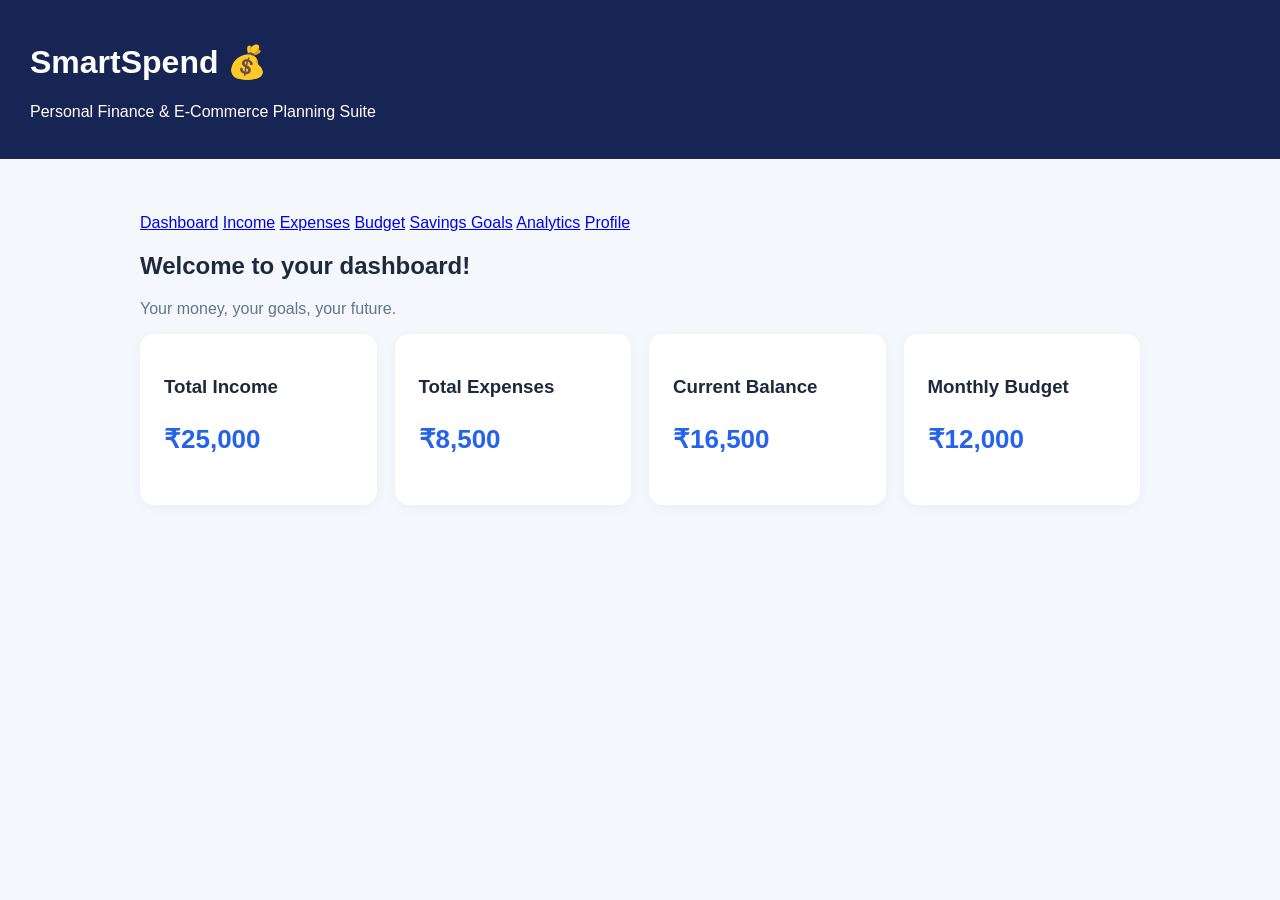
<file: frontend/index.html>
<!DOCTYPE html>
<html lang="en">
<head>
  <meta charset="UTF-8">
  <meta name="viewport" content="width=device-width, initial-scale=1.0">
  <title>SmartSpend | Personal Finance</title>
  <link rel="stylesheet" href="style.css">
  <style>
    body {
      margin: 0;
      font-family: Arial, sans-serif;
      background: #f4f7fb;
      color: #1e293b;
    }
    header {
      background: #172554;
      color: white;
      padding: 22px 30px;
    }
    main {
      max-width: 1000px;
      margin: 35px auto;
      padding: 20px;
    }
    .cards {
      display: grid;
      grid-template-columns: repeat(auto-fit, minmax(190px, 1fr));
      gap: 18px;
    }
    .card {
      background: white;
      padding: 24px;
      border-radius: 14px;
      box-shadow: 0 3px 12px #0000000b;
    }
    .amount {
      font-size: 26px;
      font-weight: bold;
      color: #2563eb;
    }
    .note {
      color: #64748b;
    }
  </style>
</head>
<body>
  <header>
    <h1>SmartSpend 💰</h1>
    <p>Personal Finance & E-Commerce Planning Suite</p>
  </header>

  <main>
   
<nav class="navigation">
  <a href="index.html">Dashboard</a>
  <a href="income.html">Income</a>
  <a href="expenses.html">Expenses</a>
  <a href="budget.html">Budget</a>
  <a href="savings.html">Savings Goals</a>
  <a href="analytics.html">Analytics</a>
  <a href="profile.html">Profile</a>
</nav>


    <h2>Welcome to your dashboard!</h2>
    <p class="note">Your money, your goals, your future.</p>

    <section class="cards">
      <div class="card">
        <h3>Total Income</h3>
        <p class="amount">₹25,000</p>
      </div>
      <div class="card">
        <h3>Total Expenses</h3>
        <p class="amount">₹8,500</p>
      </div>
      <div class="card">
        <h3>Current Balance</h3>
        <p class="amount">₹16,500</p>
      </div>
      <div class="card">
        <h3>Monthly Budget</h3>
        <p class="amount">₹12,000</p>
      </div>
    </section>
  </main>
</body>
</html>
</file>
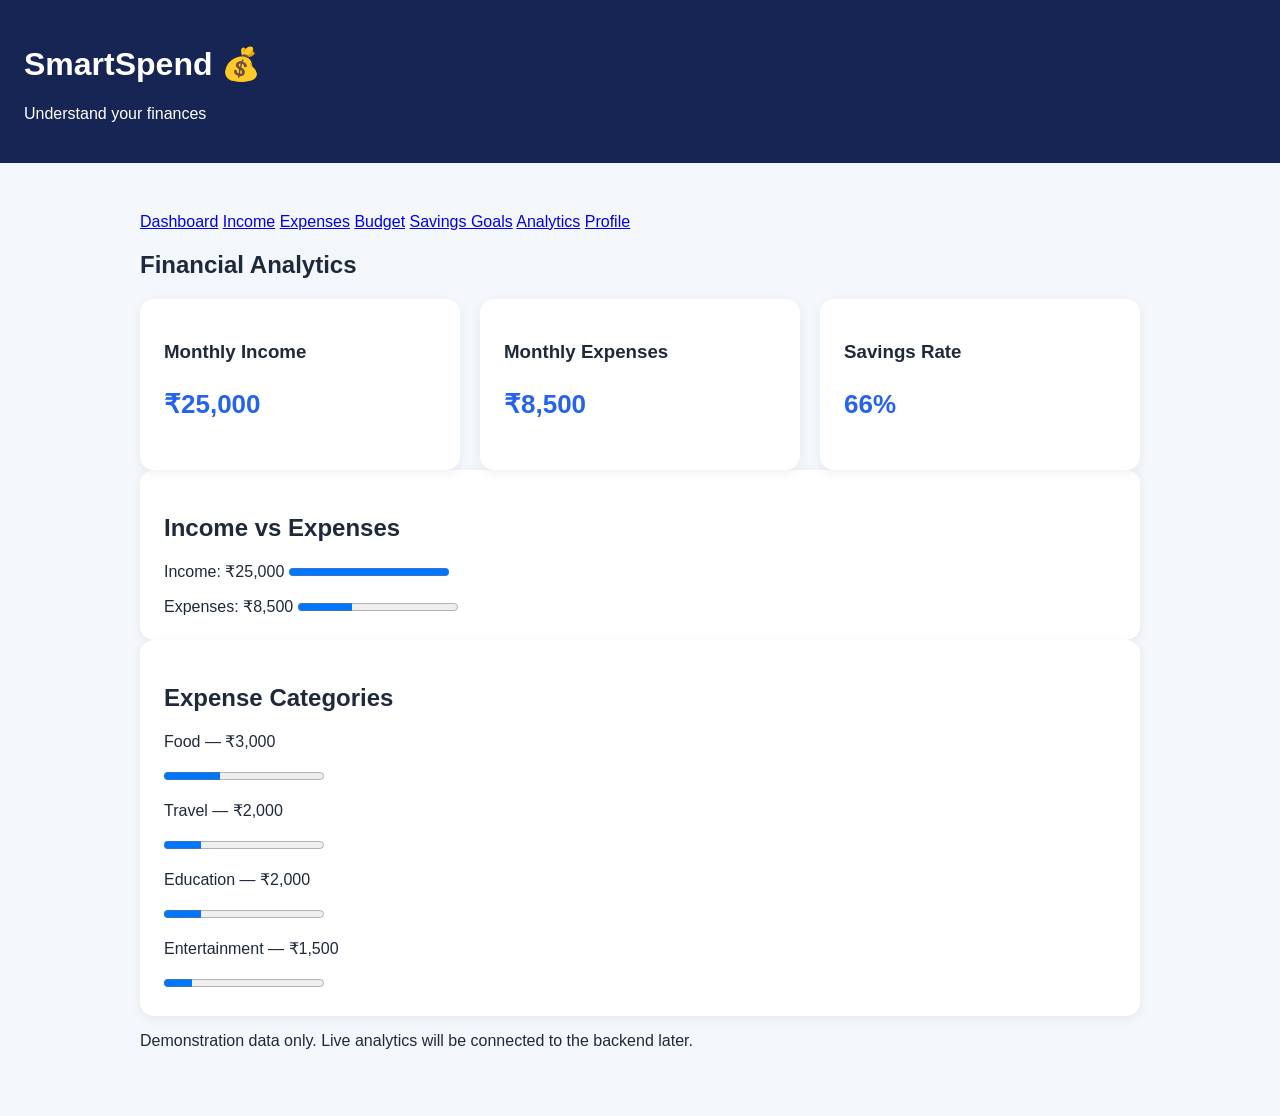
<file: frontend/analytics.html>
<!DOCTYPE html>
<html lang="en">
<head>
  <meta charset="UTF-8">
  <meta name="viewport" content="width=device-width, initial-scale=1.0">
  <title>SmartSpend | Analytics</title>
  <link rel="stylesheet" href="style.css">
</head>
<body>
  <header>
    <h1>SmartSpend 💰</h1>
    <p>Understand your finances</p>
  </header>

  <main>
  
<nav class="navigation">
  <a href="index.html">Dashboard</a>
  <a href="income.html">Income</a>
  <a href="expenses.html">Expenses</a>
  <a href="budget.html">Budget</a>
  <a href="savings.html">Savings Goals</a>
  <a href="analytics.html">Analytics</a>
  <a href="profile.html">Profile</a>
</nav>


    <h2>Financial Analytics</h2>

    <section class="cards">
      <article class="card">
        <h3>Monthly Income</h3>
        <p class="amount">₹25,000</p>
      </article>
      <article class="card">
        <h3>Monthly Expenses</h3>
        <p class="amount">₹8,500</p>
      </article>
      <article class="card">
        <h3>Savings Rate</h3>
        <p class="amount">66%</p>
      </article>
    </section>

    <section class="card">
      <h2>Income vs Expenses</h2>
      <div style="margin-bottom:16px">
        Income: ₹25,000
        <progress value="25000" max="25000"></progress>
      </div>
      <div>
        Expenses: ₹8,500
        <progress value="8500" max="25000"></progress>
      </div>
    </section>

    <section class="card">
      <h2>Expense Categories</h2>
      <p>Food — ₹3,000</p>
      <progress value="3000" max="8500"></progress>
      <p>Travel — ₹2,000</p>
      <progress value="2000" max="8500"></progress>
      <p>Education — ₹2,000</p>
      <progress value="2000" max="8500"></progress>
      <p>Entertainment — ₹1,500</p>
      <progress value="1500" max="8500"></progress>
    </section>
    <p class="note">Demonstration data only. Live analytics will be connected to the backend later.</p>
  </main>
</body>
</html>
</file>
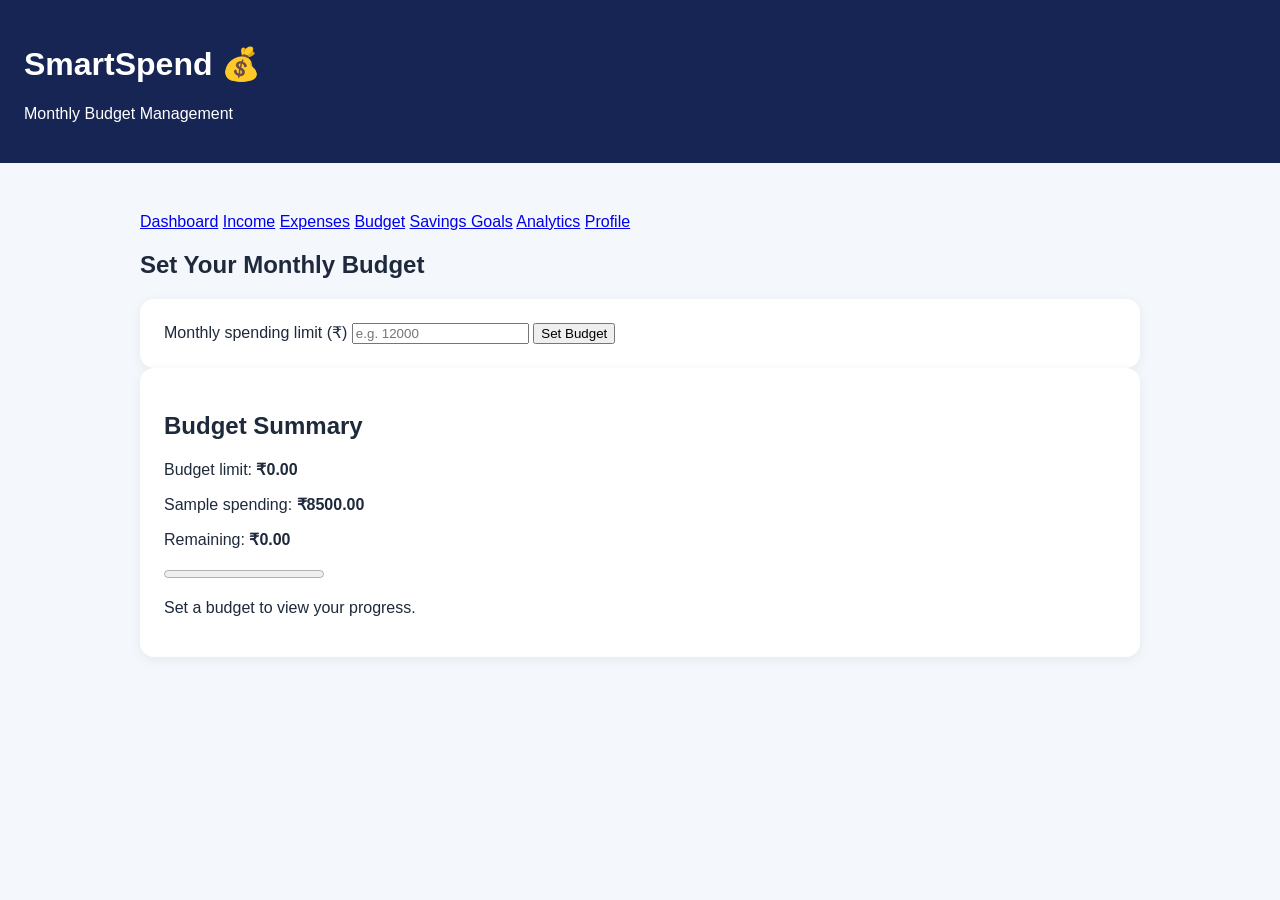
<file: frontend/budget.html>
<!DOCTYPE html>
<html lang="en">
<head>
  <meta charset="UTF-8">
  <meta name="viewport" content="width=device-width, initial-scale=1.0">
  <title>SmartSpend | Budget</title>
  <link rel="stylesheet" href="style.css">
</head>
<body>
  <header>
    <h1>SmartSpend 💰</h1>
    <p>Monthly Budget Management</p>
  </header>

  <main>
   
<nav class="navigation">
  <a href="index.html">Dashboard</a>
  <a href="income.html">Income</a>
  <a href="expenses.html">Expenses</a>
  <a href="budget.html">Budget</a>
  <a href="savings.html">Savings Goals</a>
  <a href="analytics.html">Analytics</a>
  <a href="profile.html">Profile</a>
</nav>

    <h2>Set Your Monthly Budget</h2>

    <form id="budgetForm" class="card">
      <label for="limit">Monthly spending limit (₹)</label>
      <input id="limit" type="number" min="1" step="0.01"
             placeholder="e.g. 12000" required>
      <button type="submit">Set Budget</button>
    </form>

    <section class="card">
      <h2>Budget Summary</h2>
      <p>Budget limit: <strong id="budgetLimit">₹0.00</strong></p>
      <p>Sample spending: <strong id="spent">₹8500.00</strong></p>
      <p>Remaining: <strong id="remaining">₹0.00</strong></p>
      <progress id="usage" value="0" max="100"></progress>
      <p id="message">Set a budget to view your progress.</p>
    </section>
  </main>

  <script>
    const form = document.getElementById("budgetForm");
    const limitInput = document.getElementById("limit");
    const spent = 8500; // Demonstration data only

    form.addEventListener("submit", function(event) {
      event.preventDefault();

      const limit = Number(limitInput.value);

      if (!Number.isFinite(limit) || limit <= 0) {
        alert("Enter a valid budget greater than zero.");
        return;
      }

      const remaining = limit - spent;
      const percentage = (spent / limit) * 100;

      document.getElementById("budgetLimit").textContent =
        "₹" + limit.toFixed(2);
      document.getElementById("spent").textContent =
        "₹" + spent.toFixed(2);
      document.getElementById("remaining").textContent =
        "₹" + remaining.toFixed(2);
      document.getElementById("usage").value =
        Math.min(percentage, 100);

      const message = document.getElementById("message");

      if (remaining < 0) {
        message.textContent = "Warning: Your budget has been exceeded!";
      } else if (percentage >= 80) {
        message.textContent = "Warning: You are close to your budget limit.";
      } else {
        message.textContent = "You are within your budget.";
      }
    });
  </script>
</body>
</html>
</file>
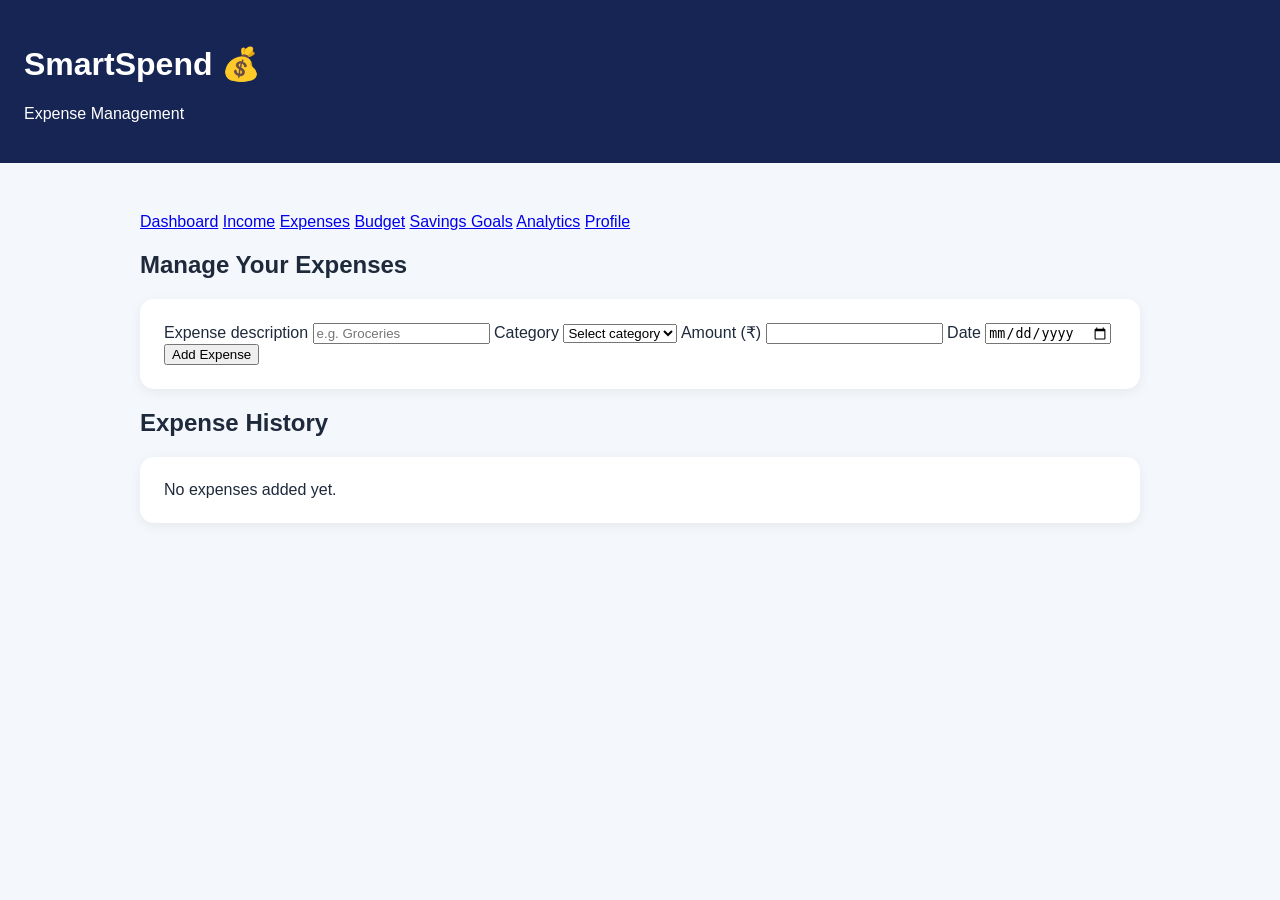
<file: frontend/expenses.html>
<!DOCTYPE html>
<html lang="en">
<head>
  <meta charset="UTF-8">
  <meta name="viewport" content="width=device-width, initial-scale=1.0">
  <title>SmartSpend | Expenses</title>
  <link rel="stylesheet" href="style.css">
</head>
<body>
  <header>
    <h1>SmartSpend 💰</h1>
    <p>Expense Management</p>
  </header>

  <main>
   
<nav class="navigation">
  <a href="index.html">Dashboard</a>
  <a href="income.html">Income</a>
  <a href="expenses.html">Expenses</a>
  <a href="budget.html">Budget</a>
  <a href="savings.html">Savings Goals</a>
  <a href="analytics.html">Analytics</a>
  <a href="profile.html">Profile</a>
</nav>


    <h2>Manage Your Expenses</h2>

    <form id="expenseForm" class="card">
      <label for="description">Expense description</label>
      <input id="description" type="text"
             placeholder="e.g. Groceries" required>

      <label for="category">Category</label>
      <select id="category" required>
        <option value="">Select category</option>
        <option>Food</option>
        <option>Travel</option>
        <option>Education</option>
        <option>Shopping</option>
        <option>Bills</option>
        <option>Entertainment</option>
        <option>Other</option>
      </select>

      <label for="amount">Amount (₹)</label>
      <input id="amount" type="number"
             min="0.01" step="0.01" required>

      <label for="date">Date</label>
      <input id="date" type="date" required>

      <button type="submit">Add Expense</button>
    </form>

    <h2>Expense History</h2>
    <div id="expenseHistory" class="card">
      No expenses added yet.
    </div>
  </main>

  <script>
    const form = document.getElementById("expenseForm");
    const history = document.getElementById("expenseHistory");
    const expenses = [];

    form.addEventListener("submit", function(event) {
      event.preventDefault();

      const description =
        document.getElementById("description").value.trim();
      const category = document.getElementById("category").value;
      const amount = Number(
        document.getElementById("amount").value
      );
      const date = document.getElementById("date").value;

      if (!description || !category ||
          !Number.isFinite(amount) || amount <= 0 || !date) {
        alert("Please enter valid expense details.");
        return;
      }

      expenses.push({ description, category, amount, date });
      history.replaceChildren();

      expenses.forEach(function(item) {
        const row = document.createElement("p");
        row.textContent =
          item.description + " | " + item.category +
          " | ₹" + item.amount.toFixed(2) + " | " + item.date;
        history.appendChild(row);
      });

      form.reset();
    });
  </script>
</body>
</html>
</file>
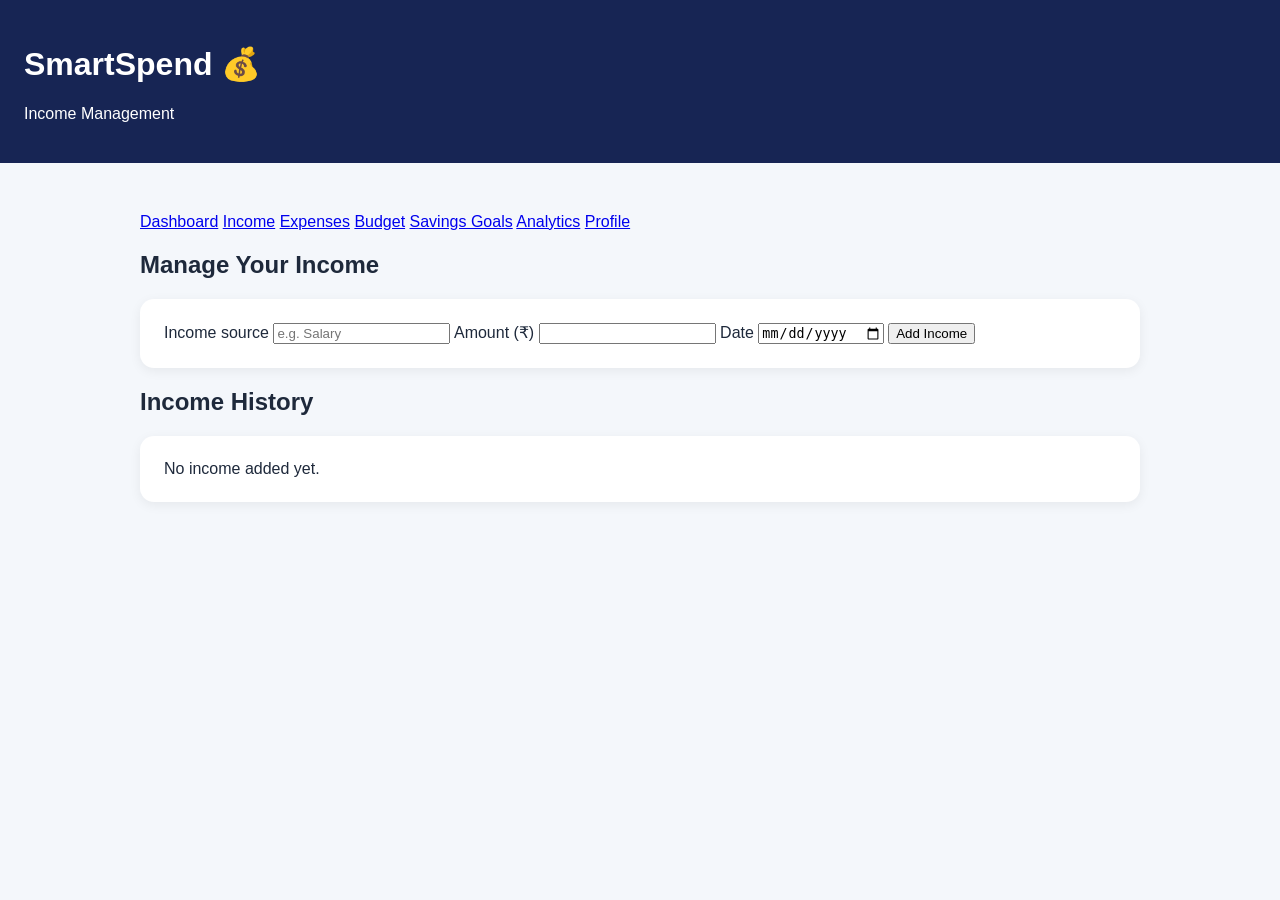
<file: frontend/income.html>
<!DOCTYPE html>
<html lang="en">
<head>
  <meta charset="UTF-8">
  <meta name="viewport" content="width=device-width, initial-scale=1.0">
  <title>SmartSpend | Income</title>
  <link rel="stylesheet" href="style.css">
</head>
<body>
  <header>
    <h1>SmartSpend 💰</h1>
    <p>Income Management</p>
  </header>

  <main>
   
<nav class="navigation">
  <a href="index.html">Dashboard</a>
  <a href="income.html">Income</a>
  <a href="expenses.html">Expenses</a>
  <a href="budget.html">Budget</a>
  <a href="savings.html">Savings Goals</a>
  <a href="analytics.html">Analytics</a>
  <a href="profile.html">Profile</a>
</nav>

    <h2>Manage Your Income</h2>

    <form id="incomeForm" class="card">
      <label for="source">Income source</label>
      <input id="source" type="text" placeholder="e.g. Salary" required>

      <label for="amount">Amount (₹)</label>
      <input id="amount" type="number" min="0.01" step="0.01" required>

      <label for="date">Date</label>
      <input id="date" type="date" required>

      <button type="submit">Add Income</button>
    </form>

    <h2>Income History</h2>
    <div id="incomeHistory" class="card">
      No income added yet.
    </div>
  </main>

  <script>
    const form = document.getElementById("incomeForm");
    const history = document.getElementById("incomeHistory");

    let incomes = [];

    form.addEventListener("submit", function(event) {
      event.preventDefault();

      const source = document.getElementById("source").value.trim();
      const amount = Number(document.getElementById("amount").value);
      const date = document.getElementById("date").value;

      if (!source || amount <= 0 || !date) {
        alert("Please enter valid income details.");
        return;
      }

      incomes.push({ source, amount, date });
      history.innerHTML = "";

      incomes.forEach(function(item) {
        const row = document.createElement("p");
        row.textContent =
          item.source + " — ₹" + item.amount.toFixed(2) +
          " — " + item.date;
        history.appendChild(row);
      });

      form.reset();
    });
  </script>
</body>
</html>
</file>
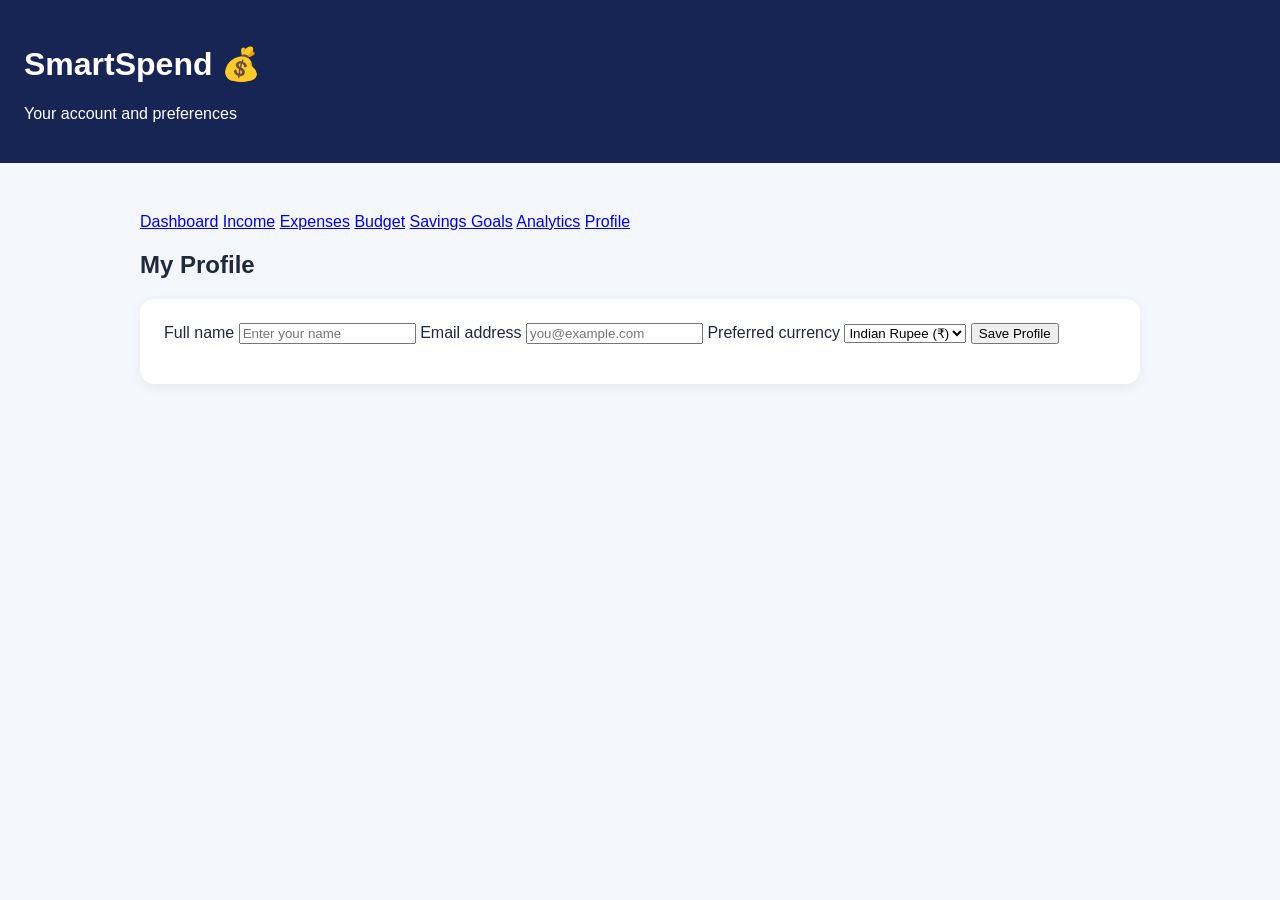
<file: frontend/profile.html>
<!DOCTYPE html>
<html lang="en">
<head>
  <meta charset="UTF-8">
  <meta name="viewport" content="width=device-width, initial-scale=1.0">
  <title>SmartSpend | Profile</title>
  <link rel="stylesheet" href="style.css">
</head>
<body>
  <header>
    <h1>SmartSpend 💰</h1>
    <p>Your account and preferences</p>
  </header>

  <main>
  
<nav class="navigation">
  <a href="index.html">Dashboard</a>
  <a href="income.html">Income</a>
  <a href="expenses.html">Expenses</a>
  <a href="budget.html">Budget</a>
  <a href="savings.html">Savings Goals</a>
  <a href="analytics.html">Analytics</a>
  <a href="profile.html">Profile</a>
</nav>


    <h2>My Profile</h2>

    <form id="profileForm" class="card">
      <label for="name">Full name</label>
      <input id="name" type="text" placeholder="Enter your name" required>

      <label for="email">Email address</label>
      <input id="email" type="email" placeholder="you@example.com" required>

      <label for="currency">Preferred currency</label>
      <select id="currency">
        <option value="INR">Indian Rupee (₹)</option>
        <option value="USD">US Dollar ($)</option>
      </select>

      <button type="submit">Save Profile</button>
      <p id="message" role="status"></p>
    </form>
  </main>

  <script>
    const form = document.getElementById("profileForm");
    const message = document.getElementById("message");

    form.addEventListener("submit", function(event) {
      event.preventDefault();

      const name = document.getElementById("name").value.trim();
      const email = document.getElementById("email").value.trim();
      const currency = document.getElementById("currency").value;

      if (!name || !email) {
        message.textContent = "Please complete all required fields.";
        return;
      }

      message.textContent =
        "Profile details validated. Backend saving will be added during integration.";
      console.log({ name, email, currency });
    });
  </script>
</body>
</html>
</file>
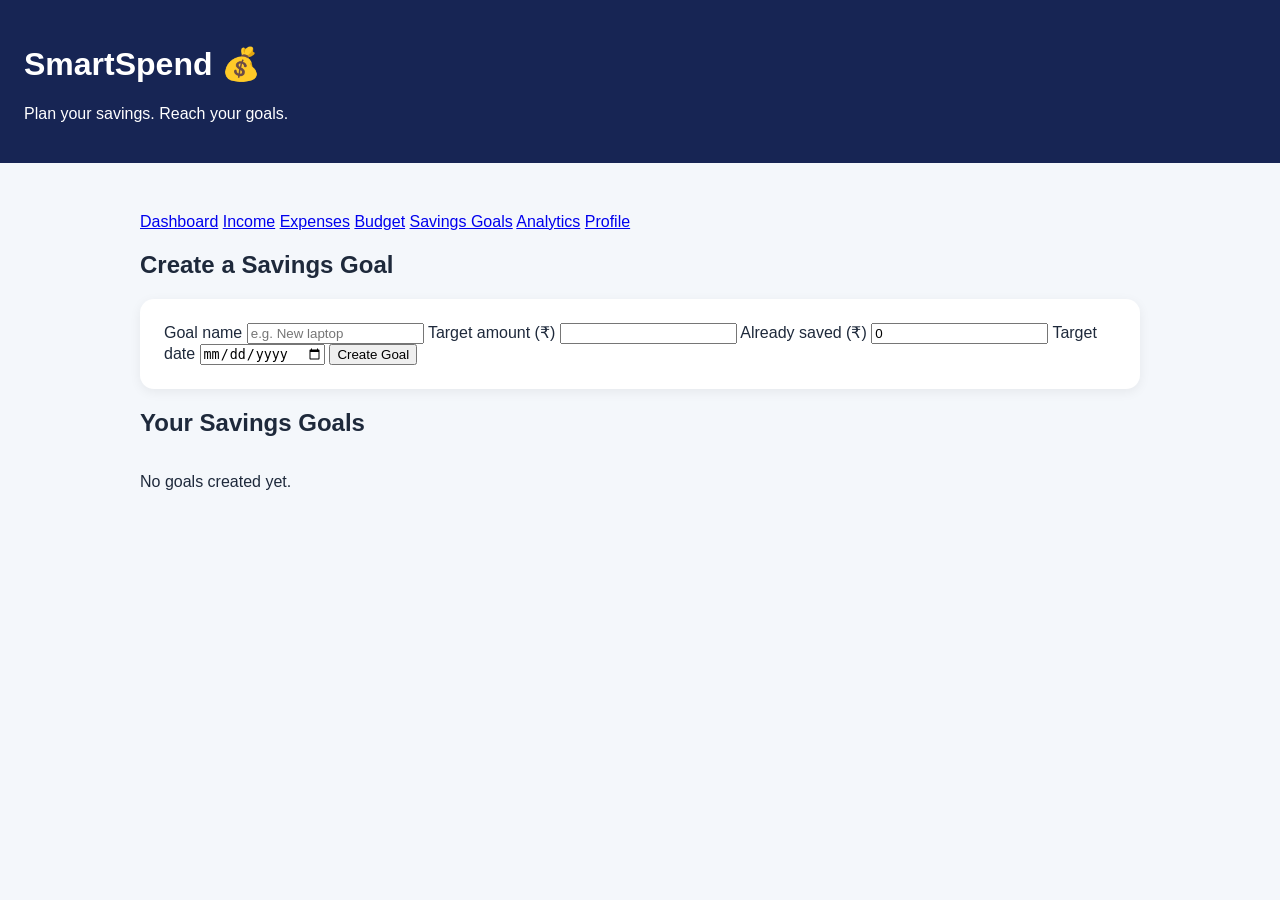
<file: frontend/savings.html>
<!DOCTYPE html>
<html lang="en">
<head>
  <meta charset="UTF-8">
  <meta name="viewport" content="width=device-width, initial-scale=1.0">
  <title>SmartSpend | Savings Goals</title>
  <link rel="stylesheet" href="style.css">
</head>
<body>
  <header>
    <h1>SmartSpend 💰</h1>
    <p>Plan your savings. Reach your goals.</p>
  </header>

  <main>
  
<nav class="navigation">
  <a href="index.html">Dashboard</a>
  <a href="income.html">Income</a>
  <a href="expenses.html">Expenses</a>
  <a href="budget.html">Budget</a>
  <a href="savings.html">Savings Goals</a>
  <a href="analytics.html">Analytics</a>
  <a href="profile.html">Profile</a>
</nav>


    <h2>Create a Savings Goal</h2>

    <form id="goalForm" class="card">
      <label for="goalName">Goal name</label>
      <input id="goalName" type="text"
             placeholder="e.g. New laptop" required>

      <label for="target">Target amount (₹)</label>
      <input id="target" type="number"
             min="0.01" step="0.01" required>

      <label for="current">Already saved (₹)</label>
      <input id="current" type="number"
             min="0" step="0.01" value="0" required>

      <label for="date">Target date</label>
      <input id="date" type="date" required>

      <button type="submit">Create Goal</button>
    </form>

    <h2>Your Savings Goals</h2>
    <section id="goals" class="cards">
      <p>No goals created yet.</p>
    </section>
  </main>

  <script>
    const form = document.getElementById("goalForm");
    const goals = document.getElementById("goals");

    form.addEventListener("submit", function(event) {
      event.preventDefault();

      const name = document.getElementById("goalName").value.trim();
      const target = Number(document.getElementById("target").value);
      const current = Number(document.getElementById("current").value);
      const date = document.getElementById("date").value;

      if (!name || !Number.isFinite(target) || target <= 0 ||
          !Number.isFinite(current) || current < 0 ||
          current > target || !date) {
        alert("Enter valid goal details. Savings cannot exceed the target.");
        return;
      }

      const card = document.createElement("article");
      card.className = "card";

      const title = document.createElement("h3");
      title.textContent = name;

      const amounts = document.createElement("p");
      amounts.textContent = "₹" + current.toFixed(2) +
        " saved of ₹" + target.toFixed(2);

      const progress = document.createElement("progress");
      progress.max = 100;
      progress.value = (current / target) * 100;

      const deadline = document.createElement("p");
      deadline.textContent = "Target date: " + date;

      card.append(title, amounts, progress, deadline);
      goals.appendChild(card);

      form.reset();
      document.getElementById("current").value = "0";
    });
  </script>
</body>
</html>
</file>
<file: frontend/style.css>
body {
  margin: 0;
  font-family: Arial, sans-serif;
  background: #f4f7fb;
  color: #1e293b;
}

header {
  background: #172554;
  color: white;
  padding: 24px;
}

main {
  max-width: 1000px;
  margin: 30px auto;
  padding: 20px;
}

.cards {
  display: grid;
  grid-template-columns: repeat(auto-fit, minmax(200px, 1fr));
  gap: 20px;
}

.card {
  background: white;
  padding: 24px;
  border-radius: 14px;
  box-shadow: 0 3px 12px #00000010;
}

.amount {
  color: #2563eb;
  font-size: 26px;
  font-weight: bold;
}

@media (max-width: 600px) {
  main {
    margin: 12px auto;
    padding: 12px;
  }
}
</file>
